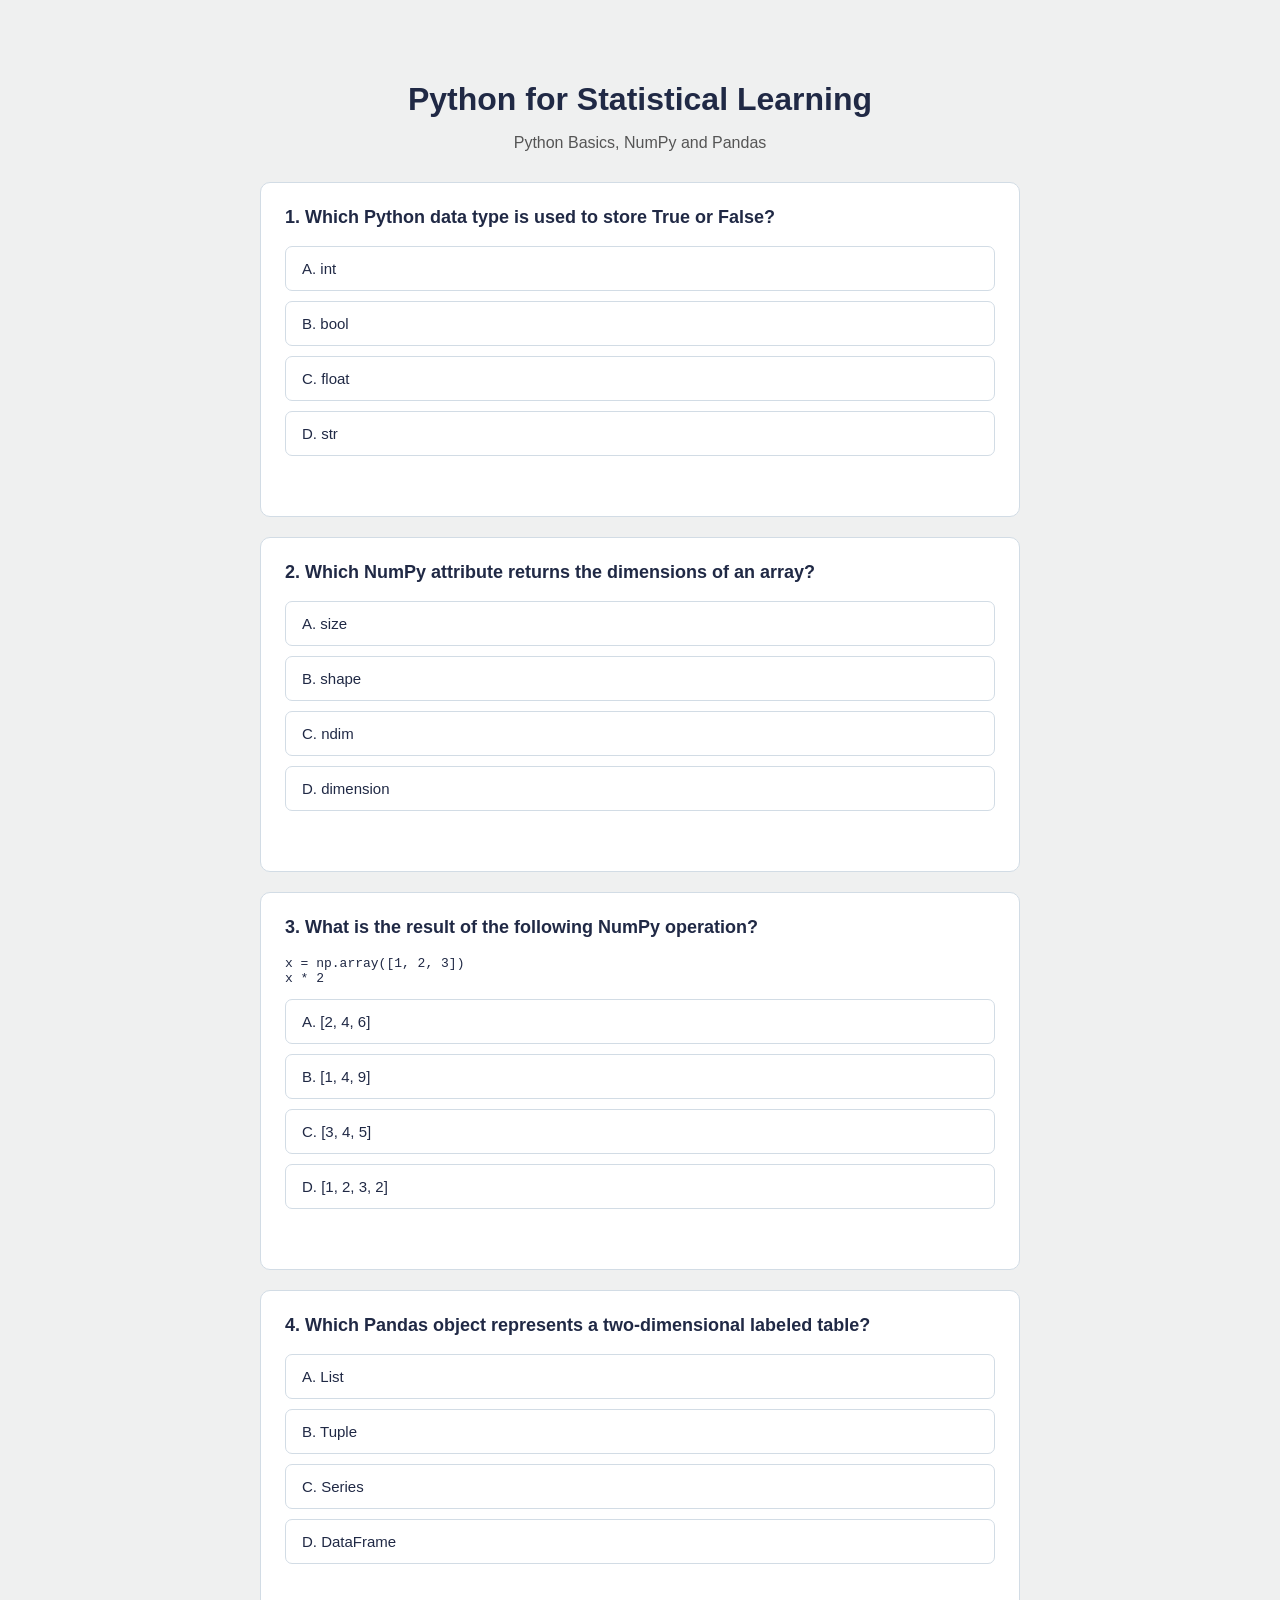
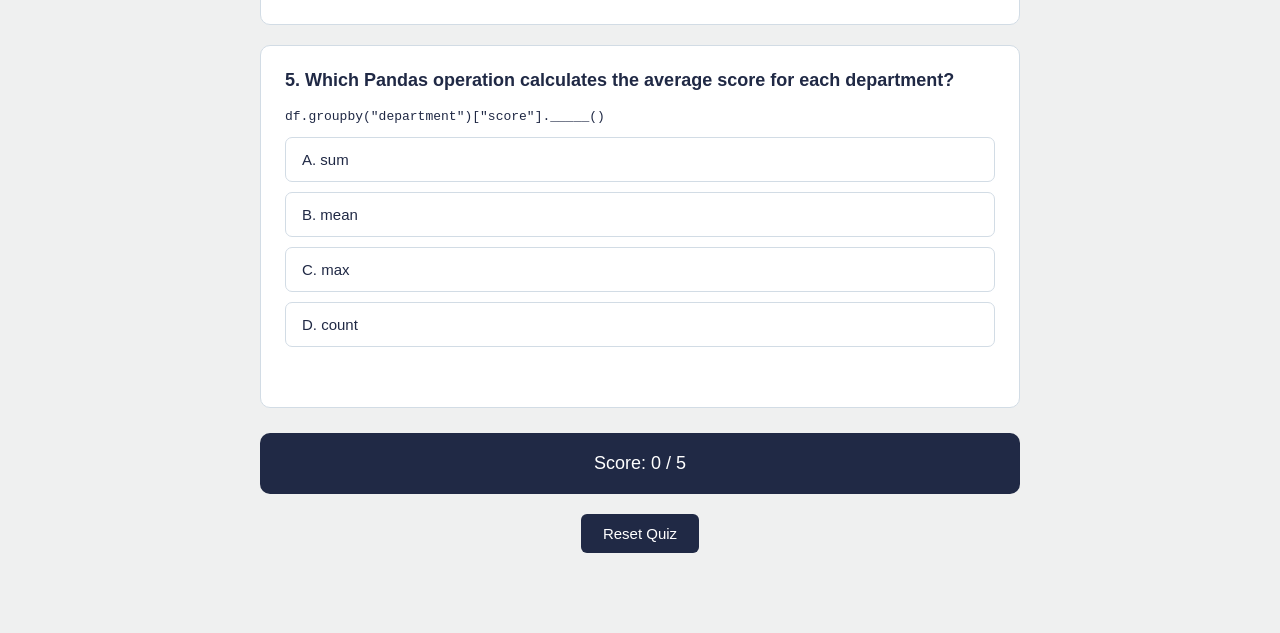
<file: index.html>
<!DOCTYPE html>
<html lang="en">
<head>
    <meta charset="UTF-8">
    <meta name="viewport" content="width=device-width, initial-scale=1.0">
    <title>Python Statistical Learning Quiz</title>

    <style>
        * {
            box-sizing: border-box;
        }

        body {
            margin: 0;
            font-family: Arial, sans-serif;
            background: #eff0f0;
            color: #202945;
        }

        .quiz-container {
            max-width: 800px;
            margin: 40px auto;
            padding: 20px;
        }

        h1 {
            text-align: center;
            margin-bottom: 10px;
        }

        .subtitle {
            text-align: center;
            color: #555;
            margin-bottom: 30px;
        }

        .question {
            background: white;
            border: 1px solid #d2dce5;
            border-radius: 10px;
            padding: 24px;
            margin-bottom: 20px;
        }

        .question h2 {
            font-size: 18px;
            margin-top: 0;
            margin-bottom: 18px;
        }

        .options {
            display: flex;
            flex-direction: column;
            gap: 10px;
        }

        .option {
            border: 1px solid #d2dce5;
            background: #fff;
            padding: 13px 16px;
            border-radius: 7px;
            cursor: pointer;
            transition: 0.2s;
            font-size: 15px;
        }

        .option:hover {
            background: #eff0f0;
        }

        .option.correct {
            background: #dff2e1;
            border-color: #4c9a5f;
            color: #246331;
        }

        .option.wrong {
            background: #f8dddd;
            border-color: #c95757;
            color: #8b2222;
        }

        .option.disabled {
            cursor: default;
        }

        .feedback {
            margin-top: 14px;
            font-weight: bold;
            min-height: 22px;
        }

        .correct-text {
            color: #246331;
        }

        .wrong-text {
            color: #8b2222;
        }

        .score {
            background: #202945;
            color: white;
            padding: 20px;
            border-radius: 10px;
            text-align: center;
            margin-top: 25px;
            font-size: 18px;
        }

        .reset-btn {
            display: block;
            margin: 20px auto;
            padding: 11px 22px;
            border: none;
            border-radius: 6px;
            background: #202945;
            color: white;
            cursor: pointer;
            font-size: 15px;
        }

        .reset-btn:hover {
            background: #2c3758;
        }
    </style>
</head>

<body>

<div class="quiz-container">

    <h1>Python for Statistical Learning</h1>

    <p class="subtitle">
        Python Basics, NumPy and Pandas
    </p>

    <!-- Question 1 -->
    <div class="question" data-answer="B">

        <h2>1. Which Python data type is used to store True or False?</h2>

        <div class="options">
            <div class="option" data-value="A">A. int</div>
            <div class="option" data-value="B">B. bool</div>
            <div class="option" data-value="C">C. float</div>
            <div class="option" data-value="D">D. str</div>
        </div>

        <div class="feedback"></div>

    </div>


    <!-- Question 2 -->
    <div class="question" data-answer="C">

        <h2>2. Which NumPy attribute returns the dimensions of an array?</h2>

        <div class="options">
            <div class="option" data-value="A">A. size</div>
            <div class="option" data-value="B">B. shape</div>
            <div class="option" data-value="C">C. ndim</div>
            <div class="option" data-value="D">D. dimension</div>
        </div>

        <div class="feedback"></div>

    </div>


    <!-- Question 3 -->
    <div class="question" data-answer="A">

        <h2>3. What is the result of the following NumPy operation?</h2>

        <pre><code>x = np.array([1, 2, 3])
x * 2</code></pre>

        <div class="options">
            <div class="option" data-value="A">A. [2, 4, 6]</div>
            <div class="option" data-value="B">B. [1, 4, 9]</div>
            <div class="option" data-value="C">C. [3, 4, 5]</div>
            <div class="option" data-value="D">D. [1, 2, 3, 2]</div>
        </div>

        <div class="feedback"></div>

    </div>


    <!-- Question 4 -->
    <div class="question" data-answer="D">

        <h2>4. Which Pandas object represents a two-dimensional labeled table?</h2>

        <div class="options">
            <div class="option" data-value="A">A. List</div>
            <div class="option" data-value="B">B. Tuple</div>
            <div class="option" data-value="C">C. Series</div>
            <div class="option" data-value="D">D. DataFrame</div>
        </div>

        <div class="feedback"></div>

    </div>


    <!-- Question 5 -->
    <div class="question" data-answer="B">

        <h2>5. Which Pandas operation calculates the average score for each department?</h2>

        <pre><code>df.groupby("department")["score"]._____()</code></pre>

        <div class="options">
            <div class="option" data-value="A">A. sum</div>
            <div class="option" data-value="B">B. mean</div>
            <div class="option" data-value="C">C. max</div>
            <div class="option" data-value="D">D. count</div>
        </div>

        <div class="feedback"></div>

    </div>


    <div class="score" id="score">
        Score: 0 / 5
    </div>

    <button class="reset-btn" id="reset">
        Reset Quiz
    </button>

</div>


<script>

    const questions = document.querySelectorAll(".question");
    const scoreDisplay = document.getElementById("score");
    const resetButton = document.getElementById("reset");

    let score = 0;
    let answered = 0;


    questions.forEach(question => {

        const correctAnswer = question.dataset.answer;
        const options = question.querySelectorAll(".option");
        const feedback = question.querySelector(".feedback");

        options.forEach(option => {

            option.addEventListener("click", () => {

                // Prevent answering the same question twice
                if (question.dataset.answered === "true") {
                    return;
                }

                question.dataset.answered = "true";
                answered++;

                const selected = option.dataset.value;

                // Disable all options
                options.forEach(item => {
                    item.classList.add("disabled");
                });


                if (selected === correctAnswer) {

                    option.classList.add("correct");

                    feedback.textContent = "✓ Correct!";
                    feedback.className = "feedback correct-text";

                    score++;

                } else {

                    option.classList.add("wrong");

                    feedback.textContent = "✗ Wrong!";

                    feedback.className = "feedback wrong-text";

                    // Highlight the correct answer
                    options.forEach(item => {

                        if (item.dataset.value === correctAnswer) {
                            item.classList.add("correct");
                        }

                    });

                }

                updateScore();

            });

        });

    });


    function updateScore() {

        scoreDisplay.textContent =
            `Score: ${score} / ${questions.length}`;

        if (answered === questions.length) {

            if (score === questions.length) {
                scoreDisplay.textContent =
                    `Excellent! ${score} / ${questions.length}`;
            }

            else if (score >= 3) {
                scoreDisplay.textContent =
                    `Good job! ${score} / ${questions.length}`;
            }

            else {
                scoreDisplay.textContent =
                    `Keep practicing! ${score} / ${questions.length}`;
            }
        }
    }


    resetButton.addEventListener("click", () => {

        score = 0;
        answered = 0;

        questions.forEach(question => {

            question.dataset.answered = "false";

            const options =
                question.querySelectorAll(".option");

            const feedback =
                question.querySelector(".feedback");

            options.forEach(option => {

                option.classList.remove(
                    "correct",
                    "wrong",
                    "disabled"
                );

            });

            feedback.textContent = "";
            feedback.className = "feedback";

        });

        updateScore();

    });

</script>

</body>
</html>
</file>
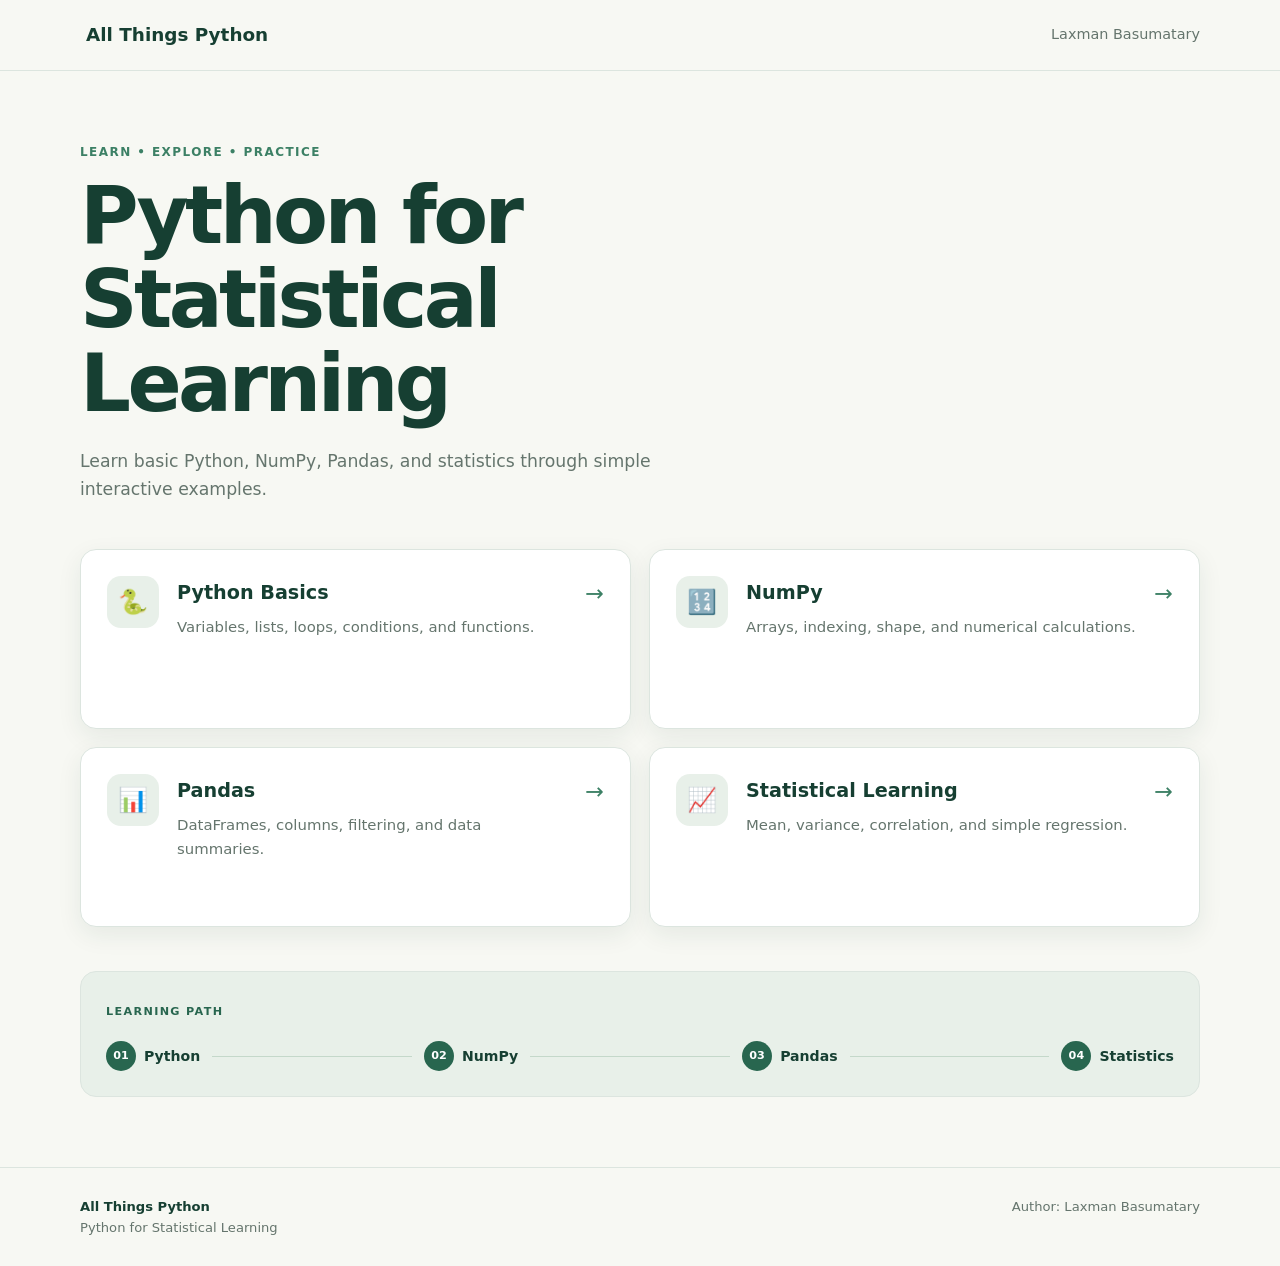
<file: index1.html>
<!DOCTYPE html>
<html lang="en">
<head>
<meta charset="UTF-8">
<meta name="viewport" content="width=device-width,initial-scale=1.0">

<title>All Things Python</title>

<link rel="stylesheet" href="style.css">

<script
    type="module"
    src="https://pyscript.net/releases/2026.7.3/core.js">
</script>
</head>

<body>

<header class="navbar">

    <div class="nav-inner">

        <button
            class="logo"
            onclick="showHome()">
            All Things Python
        </button>

        <span class="author">
            Laxman Basumatary
        </span>

    </div>

</header>


<main class="container">

<!-- ========================================================
     HOME
========================================================= -->

<section id="home-view">

    <div class="hero">

        <span class="eyebrow">
            LEARN • EXPLORE • PRACTICE
        </span>

        <h1>
            Python for<br>
            Statistical Learning
        </h1>

        <p>
            Learn basic Python, NumPy, Pandas, and statistics
            through simple interactive examples.
        </p>

    </div>


    <div class="topic-grid">

        <button
            class="topic-card"
            onclick="openTopic('python')">

            <div class="topic-icon">
                🐍
            </div>

            <div>

                <h2>
                    Python Basics
                </h2>

                <p>
                    Variables, lists, loops,
                    conditions, and functions.
                </p>

            </div>

            <span class="arrow">
                →
            </span>

        </button>


        <button
            class="topic-card"
            onclick="openTopic('numpy')">

            <div class="topic-icon">
                🔢
            </div>

            <div>

                <h2>
                    NumPy
                </h2>

                <p>
                    Arrays, indexing, shape,
                    and numerical calculations.
                </p>

            </div>

            <span class="arrow">
                →
            </span>

        </button>


        <button
            class="topic-card"
            onclick="openTopic('pandas')">

            <div class="topic-icon">
                📊
            </div>

            <div>

                <h2>
                    Pandas
                </h2>

                <p>
                    DataFrames, columns, filtering,
                    and data summaries.
                </p>

            </div>

            <span class="arrow">
                →
            </span>

        </button>


        <button
            class="topic-card"
            onclick="openTopic('statistics')">

            <div class="topic-icon">
                📈
            </div>

            <div>

                <h2>
                    Statistical Learning
                </h2>

                <p>
                    Mean, variance, correlation,
                    and simple regression.
                </p>

            </div>

            <span class="arrow">
                →
            </span>

        </button>

    </div>


    <div class="learning-path">

        <span>
            LEARNING PATH
        </span>

        <div class="path">

            <div class="path-step">
                <strong>01</strong>
                Python
            </div>

            <div class="path-line"></div>

            <div class="path-step">
                <strong>02</strong>
                NumPy
            </div>

            <div class="path-line"></div>

            <div class="path-step">
                <strong>03</strong>
                Pandas
            </div>

            <div class="path-line"></div>

            <div class="path-step">
                <strong>04</strong>
                Statistics
            </div>

        </div>

    </div>

</section>


<!-- ========================================================
     TOPIC
========================================================= -->

<section
    id="topic-view"
    class="hidden">

    <button
        class="back-btn"
        onclick="showHome()">

        ← Back to topics

    </button>


    <div class="page-heading">

        <span
            class="eyebrow"
            id="topic-label">
        </span>

        <h1
            id="topic-title">
        </h1>

        <p
            id="topic-description">
        </p>

    </div>


    <div
        class="lesson-grid"
        id="lesson-grid">
    </div>

</section>


<!-- ========================================================
     LESSON
========================================================= -->

<section
    id="lesson-view"
    class="hidden">

    <button
        class="back-btn"
        onclick="backToTopic()">

        ← Back

    </button>


    <div class="lesson-header">

        <span
            class="eyebrow"
            id="lesson-category">
        </span>

        <h1
            id="lesson-title">
        </h1>

        <p
            id="lesson-intro">
        </p>

    </div>


    <div class="lesson-layout">


        <div class="lesson-main">


            <!-- WHAT IS IT -->

            <div class="panel">

                <h2>
                    What is it?
                </h2>

                <p id="lesson-explanation">
                </p>

            </div>


            <!-- CODE -->

            <div class="panel">

                <div class="panel-heading">

                    <div>

                        <span class="small-label">
                            EXAMPLE
                        </span>

                        <h2>
                            Python Code
                        </h2>

                    </div>


                    <button
                        class="primary-btn"
                        onclick="runExample()">

                        ▶ Run Example

                    </button>

                </div>


                <div class="code-editor">

                    <textarea
                        id="lesson-code"
                        spellcheck="false">
                    </textarea>

                </div>


                <div class="output-box">

                    <div class="output-label">
                        OUTPUT
                    </div>

                    <pre id="lesson-output">Run the example to see the output.</pre>

                </div>

            </div>


            <!-- ANIMATION -->

            <div class="panel">

                <div class="panel-heading">

                    <div>

                        <span class="small-label">
                            ANIMATION
                        </span>

                        <h2>
                            Watch it happen
                        </h2>

                    </div>


                    <button
                        class="primary-btn"
                        onclick="startPythonAnimation()">

                        ▶ Animate

                    </button>

                </div>


                <div id="animation-area">
                </div>

            </div>


        </div>


        <!-- SIDEBAR -->

        <aside class="lesson-sidebar">


            <div class="panel key-points">

                <span class="small-label">
                    KEY IDEA
                </span>

                <h3>
                    Remember
                </h3>

                <p id="lesson-key">
                </p>

            </div>


            <div class="panel next-panel">

                <span class="small-label">
                    NEXT LESSON
                </span>

                <h3 id="next-title">
                </h3>

                <button
                    class="secondary-btn"
                    id="next-button"
                    onclick="nextLesson()">

                    Continue →

                </button>

            </div>


        </aside>

    </div>

</section>

</main>


<!-- ========================================================
     FOOTER
========================================================= -->

<footer>

    <div>

        <strong>
            All Things Python
        </strong>

        <span>
            Python for Statistical Learning
        </span>

    </div>


    <div>
        Author: Laxman Basumatary
    </div>

</footer>


<!-- ========================================================
     JAVASCRIPT
========================================================= -->

<script src="app.js"></script>


<!-- ========================================================
     PYSCRIPT + NUMPY + PANDAS
========================================================= -->

<script
    type="py"
    src="app.py"
    config='{"packages":["numpy","pandas"]}'>
</script>


</body>
</html>
</file>
<file: style.css>
:root{
--green-900:#163f32;
--green-800:#1e5543;
--green-700:#28664f;
--green-600:#3c8065;
--green-500:#5c9979;
--sage-100:#e8f0e9;
--sage-200:#d8e6dc;
--sage-300:#c4d8ca;
--cream:#f7f8f3;
--white:#fff;
--text:#21332b;
--muted:#65756d;
--border:#dce5df;
--shadow:0 8px 24px rgba(22,63,50,.08);
--radius:16px;
--max-width:1120px
}

*{
box-sizing:border-box
}

body{
margin:0;
min-width:320px;
background:var(--cream);
color:var(--text);
font-family:Inter,system-ui,-apple-system,BlinkMacSystemFont,"Segoe UI",sans-serif;
line-height:1.6
}

button{
font:inherit
}

.navbar{
position:sticky;
top:0;
z-index:20;
background:rgba(247,248,243,.95);
backdrop-filter:blur(12px);
border-bottom:1px solid var(--border)
}

.nav-inner{
width:min(calc(100% - 32px),var(--max-width));
min-height:70px;
margin:auto;
display:flex;
align-items:center;
justify-content:space-between;
gap:20px
}

.logo{
border:0;
background:transparent;
color:var(--green-900);
font-size:1.15rem;
font-weight:800;
cursor:pointer
}

.author{
color:var(--muted);
font-size:.9rem
}

.container{
width:min(calc(100% - 32px),var(--max-width));
margin:auto
}

.hero{
padding:72px 0 46px;
max-width:760px
}

.eyebrow,.small-label{
display:block;
color:var(--green-600);
font-size:.75rem;
font-weight:800;
letter-spacing:.12em
}

.hero h1,.page-heading h1,.lesson-header h1{
margin:12px 0;
color:var(--green-900);
font-weight:850;
letter-spacing:-.045em;
line-height:1.05
}

.hero h1{
font-size:clamp(2.7rem,7vw,5rem)
}

.hero p{
max-width:650px;
margin:22px 0 0;
color:var(--muted);
font-size:1.08rem
}

.topic-grid{
display:grid;
grid-template-columns:repeat(2,minmax(0,1fr));
gap:18px
}

.topic-card{
min-width:0;
min-height:180px;
padding:26px;
display:grid;
grid-template-columns:auto minmax(0,1fr) auto;
align-items:start;
gap:18px;
text-align:left;
border:1px solid var(--border);
border-radius:var(--radius);
background:var(--white);
color:var(--text);
cursor:pointer;
box-shadow:var(--shadow);
transition:.2s ease
}

.topic-card:hover{
transform:translateY(-3px);
border-color:var(--sage-300);
box-shadow:0 14px 30px rgba(22,63,50,.12)
}

.topic-icon{
width:52px;
height:52px;
display:grid;
place-items:center;
border-radius:14px;
background:var(--sage-100);
font-size:1.5rem
}

.topic-card h2{
margin:2px 0 7px;
color:var(--green-900);
font-size:1.2rem
}

.topic-card p{
margin:0;
color:var(--muted);
font-size:.93rem
}

.arrow{
color:var(--green-600);
font-size:1.4rem
}

.learning-path{
margin:44px 0 70px;
padding:25px;
border:1px solid var(--border);
border-radius:var(--radius);
background:var(--sage-100)
}

.learning-path>span{
color:var(--green-700);
font-size:.7rem;
font-weight:800;
letter-spacing:.12em
}

.path{
margin-top:18px;
display:flex;
align-items:center;
gap:12px
}

.path-step{
display:flex;
align-items:center;
gap:8px;
color:var(--green-900);
font-size:.88rem;
font-weight:700;
white-space:nowrap
}

.path-step strong{
width:30px;
height:30px;
display:grid;
place-items:center;
border-radius:50%;
background:var(--green-700);
color:white;
font-size:.7rem
}

.path-line{
flex:1;
height:1px;
background:var(--sage-300)
}

.page-heading{
padding:54px 0 30px;
max-width:700px
}

.page-heading h1{
font-size:clamp(2.3rem,5vw,3.7rem)
}

.page-heading p{
margin:12px 0;
color:var(--muted)
}

.back-btn{
margin-top:30px;
padding:8px 0;
border:0;
background:transparent;
color:var(--green-700);
font-weight:700;
cursor:pointer
}

.lesson-grid{
display:grid;
grid-template-columns:repeat(3,minmax(0,1fr));
gap:16px;
padding-bottom:70px
}

.lesson-card{
min-width:0;
padding:23px;
border:1px solid var(--border);
border-radius:var(--radius);
background:var(--white);
cursor:pointer;
text-align:left;
box-shadow:var(--shadow);
transition:.2s ease
}

.lesson-card:hover{
transform:translateY(-3px);
border-color:var(--sage-300)
}

.lesson-number{
color:var(--green-500);
font-size:.72rem;
font-weight:800
}

.lesson-card h2{
margin:10px 0 7px;
color:var(--green-900);
font-size:1.1rem
}

.lesson-card p{
margin:0;
color:var(--muted);
font-size:.88rem
}

.lesson-header{
padding:30px 0;
max-width:800px
}

.lesson-header h1{
font-size:clamp(2.2rem,5vw,3.8rem)
}

.lesson-header p{
margin:12px 0;
color:var(--muted);
font-size:1.05rem
}

.lesson-layout{
display:grid;
grid-template-columns:minmax(0,1fr) 280px;
gap:20px;
padding-bottom:70px
}

.lesson-main{
min-width:0;
display:grid;
gap:18px
}

.lesson-sidebar{
min-width:0;
display:grid;
align-content:start;
gap:18px
}

.panel{
min-width:0;
padding:24px;
border:1px solid var(--border);
border-radius:var(--radius);
background:var(--white);
box-shadow:var(--shadow)
}

.panel h2{
margin:4px 0 0;
color:var(--green-900);
font-size:1.15rem
}

.panel p{
color:var(--muted)
}

.panel-heading{
display:flex;
align-items:center;
justify-content:space-between;
gap:16px;
margin-bottom:18px
}

.primary-btn,.secondary-btn{
border-radius:10px;
padding:10px 16px;
font-weight:750;
cursor:pointer;
transition:.2s ease
}

.primary-btn{
border:1px solid var(--green-700);
background:var(--green-700);
color:white
}

.primary-btn:hover{
background:var(--green-800);
transform:translateY(-1px)
}

.secondary-btn{
width:100%;
border:1px solid var(--sage-300);
background:var(--sage-100);
color:var(--green-800)
}

.secondary-btn:hover{
background:var(--sage-200)
}

.code-editor{
max-width:100%;
overflow-x:auto;
border-radius:12px;
background:#17251f
}

.code-editor pre{
margin:0;
padding:20px;
color:#d9f2df;
font-family:"SFMono-Regular",Consolas,"Liberation Mono",monospace;
font-size:.88rem;
line-height:1.7;
white-space:pre
}

.output-box{
margin-top:14px;
border:1px solid var(--border);
border-radius:12px;
background:#fafbf8;
overflow:hidden
}

.output-label{
padding:9px 14px;
border-bottom:1px solid var(--border);
color:var(--green-600);
font-size:.68rem;
font-weight:800;
letter-spacing:.1em
}

.output-box pre{
min-height:65px;
margin:0;
padding:14px;
color:var(--text);
font-family:"SFMono-Regular",Consolas,monospace;
font-size:.85rem;
white-space:pre-wrap;
overflow-wrap:anywhere
}

.interactive-grid{
display:grid;
grid-template-columns:repeat(3,minmax(0,1fr));
gap:12px
}

.stat-box{
padding:18px;
border:1px solid var(--border);
border-radius:12px;
background:var(--sage-100)
}

.stat-box span{
display:block;
color:var(--muted);
font-size:.75rem
}

.stat-box strong{
display:block;
margin-top:5px;
color:var(--green-900);
font-size:1.1rem
}

.array-box{
display:flex;
flex-wrap:wrap;
gap:10px;
min-height:65px;
margin-bottom:18px
}

.array-item{
min-width:52px;
padding:12px 14px;
border-radius:10px;
background:var(--sage-100);
color:var(--green-900);
text-align:center;
font-family:monospace;
font-weight:700;
opacity:0;
transform:translateY(15px);
transition:.35s ease
}

.array-item.visible{
opacity:1;
transform:translateY(0)
}

.array-item.active{
background:var(--green-700);
color:white;
transform:translateY(-5px);
box-shadow:0 6px 15px rgba(40,102,79,.25)
}

.data-table{
width:100%;
border-collapse:collapse;
font-size:.85rem
}

.data-table th,.data-table td{
padding:10px;
border-bottom:1px solid var(--border);
text-align:left
}

.data-table th{
background:var(--sage-100);
color:var(--green-800)
}

.data-table tr{
transition:.35s ease
}

.data-table tr.highlight{
background:#d5e9da;
color:var(--green-900);
font-weight:700
}

.data-table tr.fade{
opacity:.3
}

.table-wrap{
width:100%;
overflow-x:auto
}

.key-points{
background:var(--green-900);
color:white
}

.key-points .small-label{
color:#9bc8ae
}

.key-points h3{
margin:10px 0;
color:white
}

.key-points p{
margin-bottom:0;
color:#d5e5db
}

.next-panel h3{
margin:8px 0 18px;
color:var(--green-900)
}

.animation-message{
margin-top:15px;
padding:12px 15px;
border-radius:10px;
background:var(--sage-100);
color:var(--green-800);
font-weight:650
}

.chart{
position:relative;
width:100%;
height:300px;
margin-top:10px;
border-left:2px solid var(--green-700);
border-bottom:2px solid var(--green-700);
background:
linear-gradient(rgba(60,128,101,.08) 1px,transparent 1px),
linear-gradient(90deg,rgba(60,128,101,.08) 1px,transparent 1px);
background-size:40px 40px;
overflow:hidden
}

.point{
position:absolute;
width:12px;
height:12px;
border-radius:50%;
background:var(--green-700);
transform:translate(-50%,50%);
opacity:0;
animation:pointIn .45s ease forwards
}

.regression-line{
position:absolute;
height:4px;
background:#d46b52;
transform-origin:left center;
border-radius:4px;
opacity:0;
transition:1.5s ease
}

.mean-line{
position:absolute;
left:0;
right:0;
height:3px;
background:var(--green-600);
opacity:0;
transition:1s ease
}

.bar-container{
height:230px;
display:flex;
align-items:flex-end;
justify-content:center;
gap:14px;
padding:10px;
border-bottom:2px solid var(--green-700)
}

.bar{
width:48px;
height:0;
border-radius:8px 8px 0 0;
background:var(--green-500);
transition:height .7s ease
}

.bar-label{
text-align:center;
font-size:.75rem;
color:var(--muted);
margin-top:5px
}

@keyframes pointIn{
from{
opacity:0;
transform:translate(-50%,50%) scale(.3)
}
to{
opacity:1;
transform:translate(-50%,50%) scale(1)
}
}

footer{
margin-top:20px;
padding:28px max(16px,calc((100vw - var(--max-width))/2));
display:flex;
justify-content:space-between;
gap:20px;
border-top:1px solid var(--border);
color:var(--muted);
font-size:.82rem
}

footer div{
display:flex;
flex-direction:column
}

footer strong{
color:var(--green-900)
}

.hidden{
display:none!important
}

@media(max-width:800px){
.topic-grid{
grid-template-columns:1fr
}

.lesson-grid{
grid-template-columns:repeat(2,minmax(0,1fr))
}

.lesson-layout{
grid-template-columns:1fr
}

.path{
overflow-x:auto
}

.path-line{
min-width:30px
}
}

@media(max-width:560px){
.container{
width:min(calc(100% - 22px),var(--max-width))
}

.nav-inner{
width:min(calc(100% - 22px),var(--max-width));
min-height:62px
}

.author{
font-size:.75rem
}

.hero{
padding:50px 0 34px
}

.hero h1{
font-size:2.7rem
}

.topic-card{
min-height:auto;
padding:20px;
grid-template-columns:auto minmax(0,1fr)
}

.topic-card .arrow{
display:none
}

.lesson-grid{
grid-template-columns:1fr
}

.panel{
padding:18px
}

.panel-heading{
align-items:flex-start;
flex-direction:column
}

.primary-btn{
width:100%
}

.interactive-grid{
grid-template-columns:1fr
}

.bar{
width:35px
}

footer{
flex-direction:column
}
}

.code-editor{
max-width:100%;
overflow:hidden;
border-radius:12px;
background:#17251f
}

.code-editor textarea{
display:block;
width:100%;
min-height:260px;
padding:20px;
border:0;
outline:0;
resize:vertical;
background:#17251f;
color:#d9f2df;
font-family:"SFMono-Regular",Consolas,"Liberation Mono",monospace;
font-size:.88rem;
line-height:1.7;
tab-size:4
}
</file>
